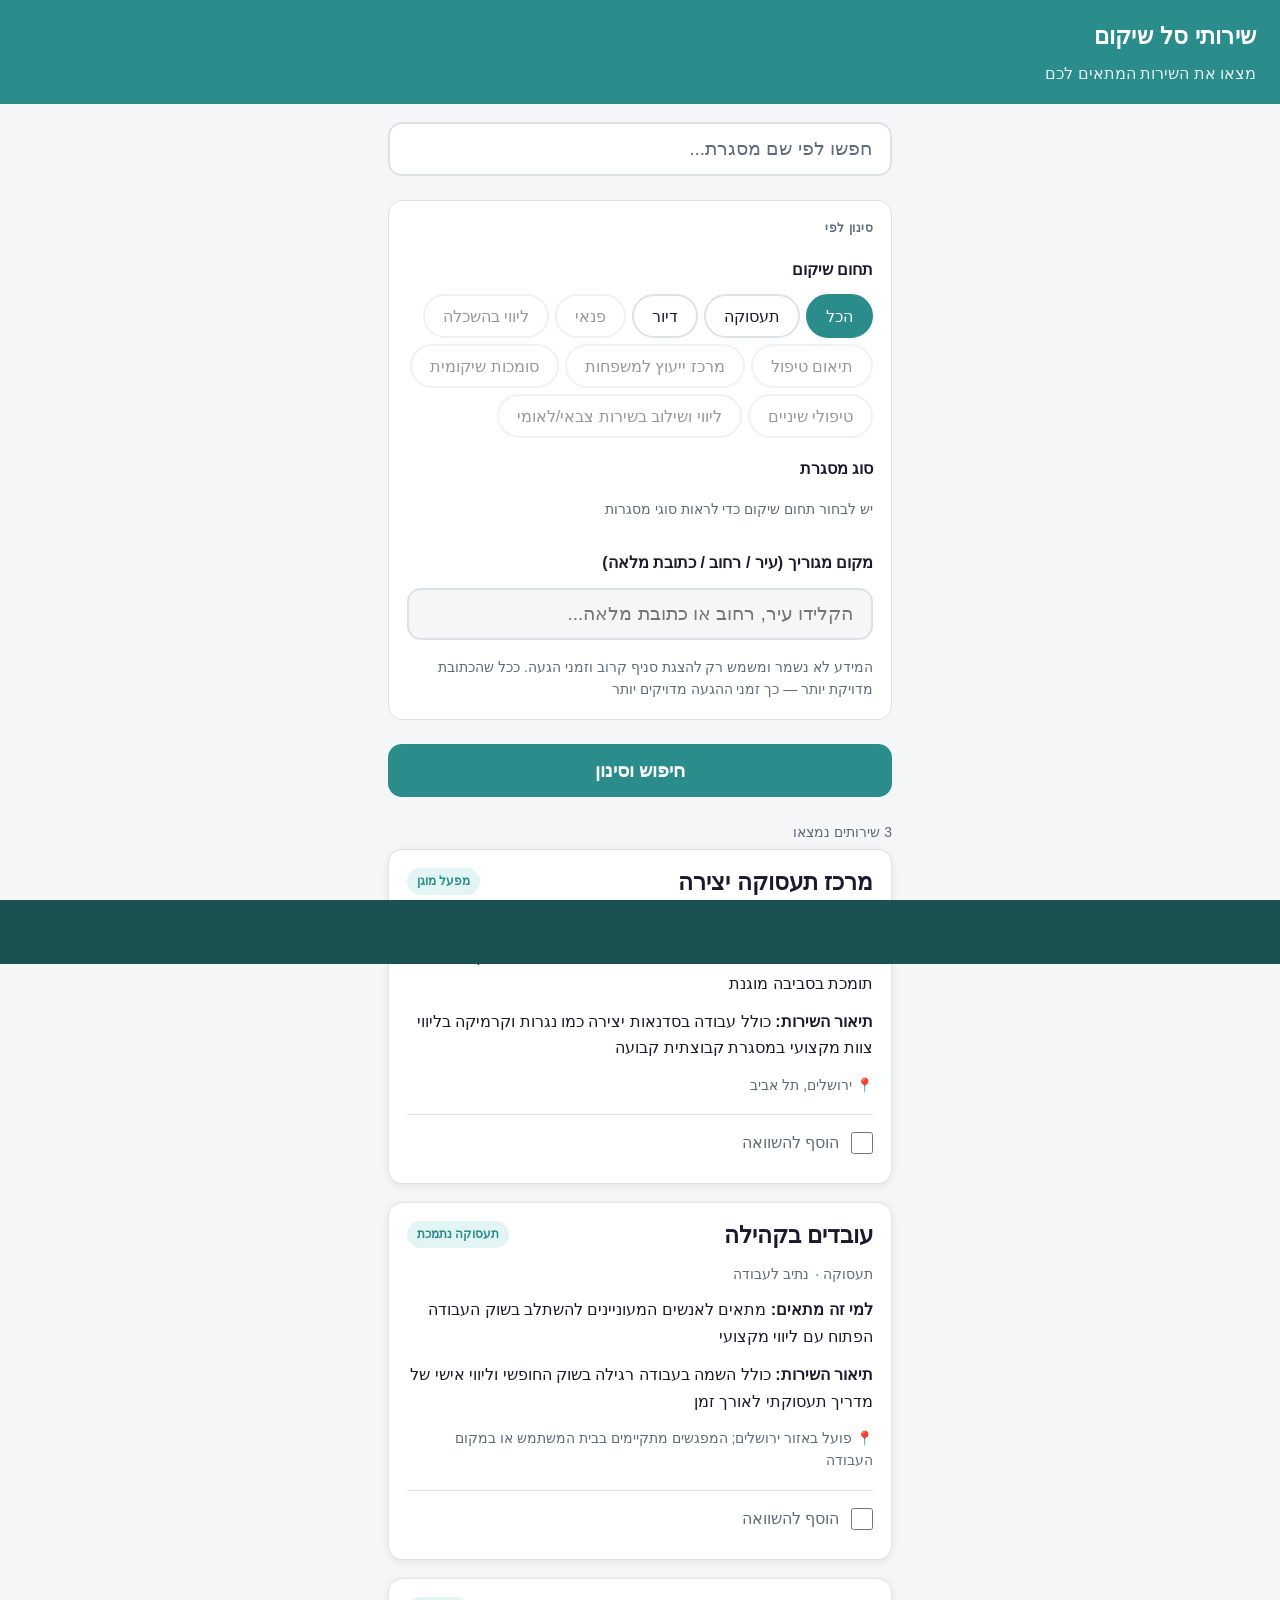
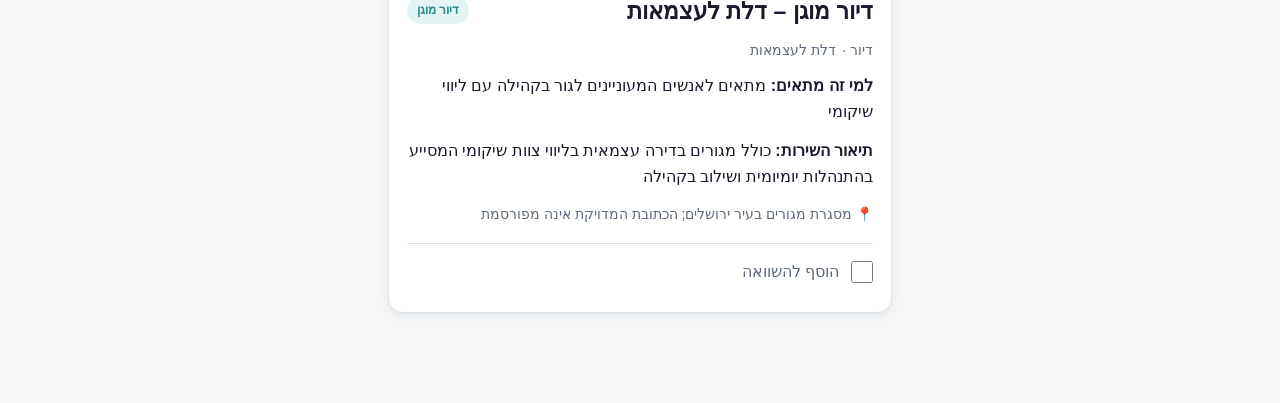
<file: index.html>
<!DOCTYPE html>
<html lang="he" dir="rtl">
<head>
  <meta charset="UTF-8" />
  <meta name="viewport" content="width=device-width, initial-scale=1.0" />
  <title>שירותי סל שיקום</title>
  <link rel="stylesheet" href="css/style.css" />
</head>
<body>

  <!-- כותרת עליונה -->
  <header class="site-header">
    <h1>שירותי סל שיקום</h1>
    <p class="subtitle">מצאו את השירות המתאים לכם</p>
  </header>

  <main>

    <!-- חיפוש -->
    <section class="search-section">
      <label for="search-input" class="visually-hidden">חיפוש שירות</label>
      <input
        type="search"
        id="search-input"
        class="search-input"
        placeholder="חפשו לפי שם מסגרת..."
        autocomplete="off"
      />
    </section>

    <!-- פילטרים -->
    <section class="filters-section" aria-label="סינון שירותים">
      <h2 class="filters-title">סינון לפי</h2>

      <!-- שלב 1: תחום שיקום -->
      <div class="filter-group">
        <p class="filter-label">תחום שיקום</p>
        <div class="filter-chips" id="category-chips">
          <button class="chip chip--active" data-value="all">הכל</button>
          <button class="chip" data-value="תעסוקה">תעסוקה</button>
          <button class="chip" data-value="דיור">דיור</button>
          <button class="chip" data-value="פנאי">פנאי</button>
          <button class="chip" data-value="ליווי בהשכלה">ליווי בהשכלה</button>
          <button class="chip" data-value="תיאום טיפול">תיאום טיפול</button>
          <button class="chip" data-value="מרכז ייעוץ למשפחות">מרכז ייעוץ למשפחות</button>
          <button class="chip" data-value="סומכות שיקומית">סומכות שיקומית</button>
          <button class="chip" data-value="טיפולי שיניים">טיפולי שיניים</button>
          <button class="chip" data-value="ליווי ושילוב בשירות צבאי/לאומי">ליווי ושילוב בשירות צבאי/לאומי</button>
        </div>
      </div>

      <!-- שלב 2: סוג מסגרת -->
      <div class="filter-group" id="framework-filter-group">
        <p class="filter-label">סוג מסגרת</p>
        <p class="filter-helper-text" id="fw-type-placeholder">יש לבחור תחום שיקום כדי לראות סוגי מסגרות</p>
        <div class="filter-chips" id="framework-chips" hidden>
          <!-- מוכנס על ידי main.js בהתאם לקטגוריה שנבחרה -->
        </div>
      </div>

      <!-- מיקום המשתמש -->
      <div class="filter-group">
        <label for="location-input" class="filter-label">מקום מגוריך (עיר / רחוב / כתובת מלאה)</label>
        <div class="location-wrapper">
          <input
            type="text"
            id="location-input"
            class="location-input"
            placeholder="הקלידו עיר, רחוב או כתובת מלאה..."
            autocomplete="off"
            aria-autocomplete="list"
            aria-controls="location-suggestions"
            aria-expanded="false"
          />
          <ul
            id="location-suggestions"
            class="autocomplete-list"
            role="listbox"
            aria-label="הצעות מיקום"
          >
            <!-- פריטים יוצגו כאן על ידי main.js -->
          </ul>
        </div>
        <p class="filter-helper-text">המידע לא נשמר ומשמש רק להצגת סניף קרוב וזמני הגעה. ככל שהכתובת מדויקת יותר — כך זמני ההגעה מדויקים יותר</p>
      </div>

    </section>

    <!-- כפתור חיפוש וסינון – מחוץ לשני הסעיפים, מתחתם -->
    <button class="filter-submit-btn" id="filter-submit-btn">חיפוש וסינון</button>

    <!-- כרטיסי שירות -->
    <section class="results-section" aria-label="תוצאות חיפוש">
      <p class="results-count" id="results-count"></p>

      <div class="cards-container" id="cards-container">
        <!-- כרטיסים יוצגו כאן על ידי main.js -->
      </div>
    </section>

  </main>

  <!-- סרגל השוואה (קבוע בתחתית) -->
  <div class="compare-bar" id="compare-bar" role="region" aria-label="השוואת שירותים" aria-live="polite">
    <!-- יאוכלס על ידי main.js כשיבחרו פריטים -->
  </div>

  <script src="js/main.js"></script>
</body>
</html>
</file>
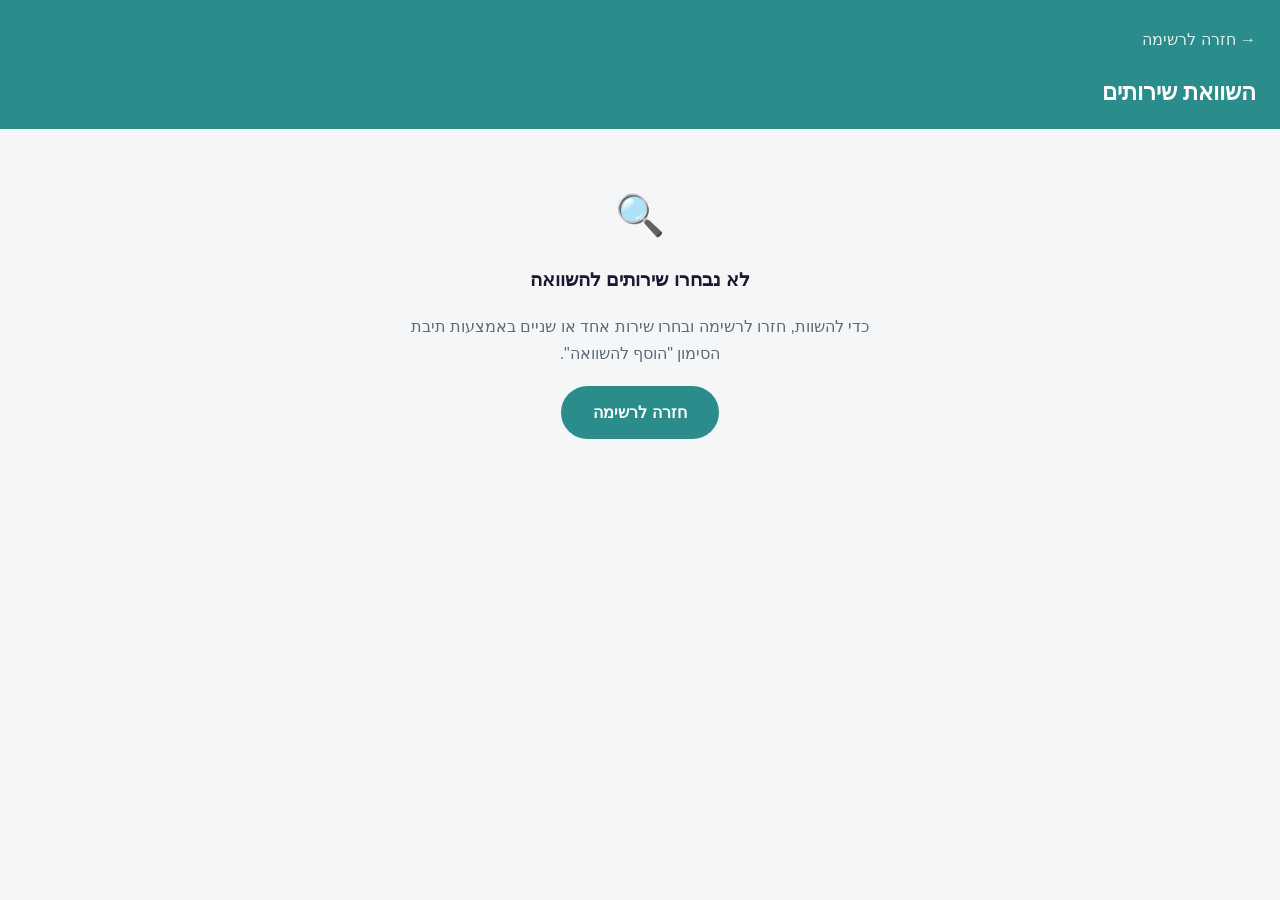
<file: compare.html>
<!DOCTYPE html>
<html lang="he" dir="rtl">
<head>
  <meta charset="UTF-8" />
  <meta name="viewport" content="width=device-width, initial-scale=1.0" />
  <title>השוואת שירותי סל שיקום</title>
  <link rel="stylesheet" href="css/style.css" />
  <link rel="stylesheet" href="css/compare.css" />
</head>
<body>

  <!-- כותרת עליונה -->
  <header class="compare-header">
    <a href="index.html" class="back-link" aria-label="חזרה לרשימה">
      &#8594; חזרה לרשימה
    </a>
    <h1 class="compare-header__title">השוואת שירותים</h1>
  </header>

  <main class="compare-main" id="compare-main">
    <!-- יוכנס על ידי compare.js -->
  </main>

  <script src="js/main.js"></script>
  <script src="js/compare.js"></script>
</body>
</html>
</file>
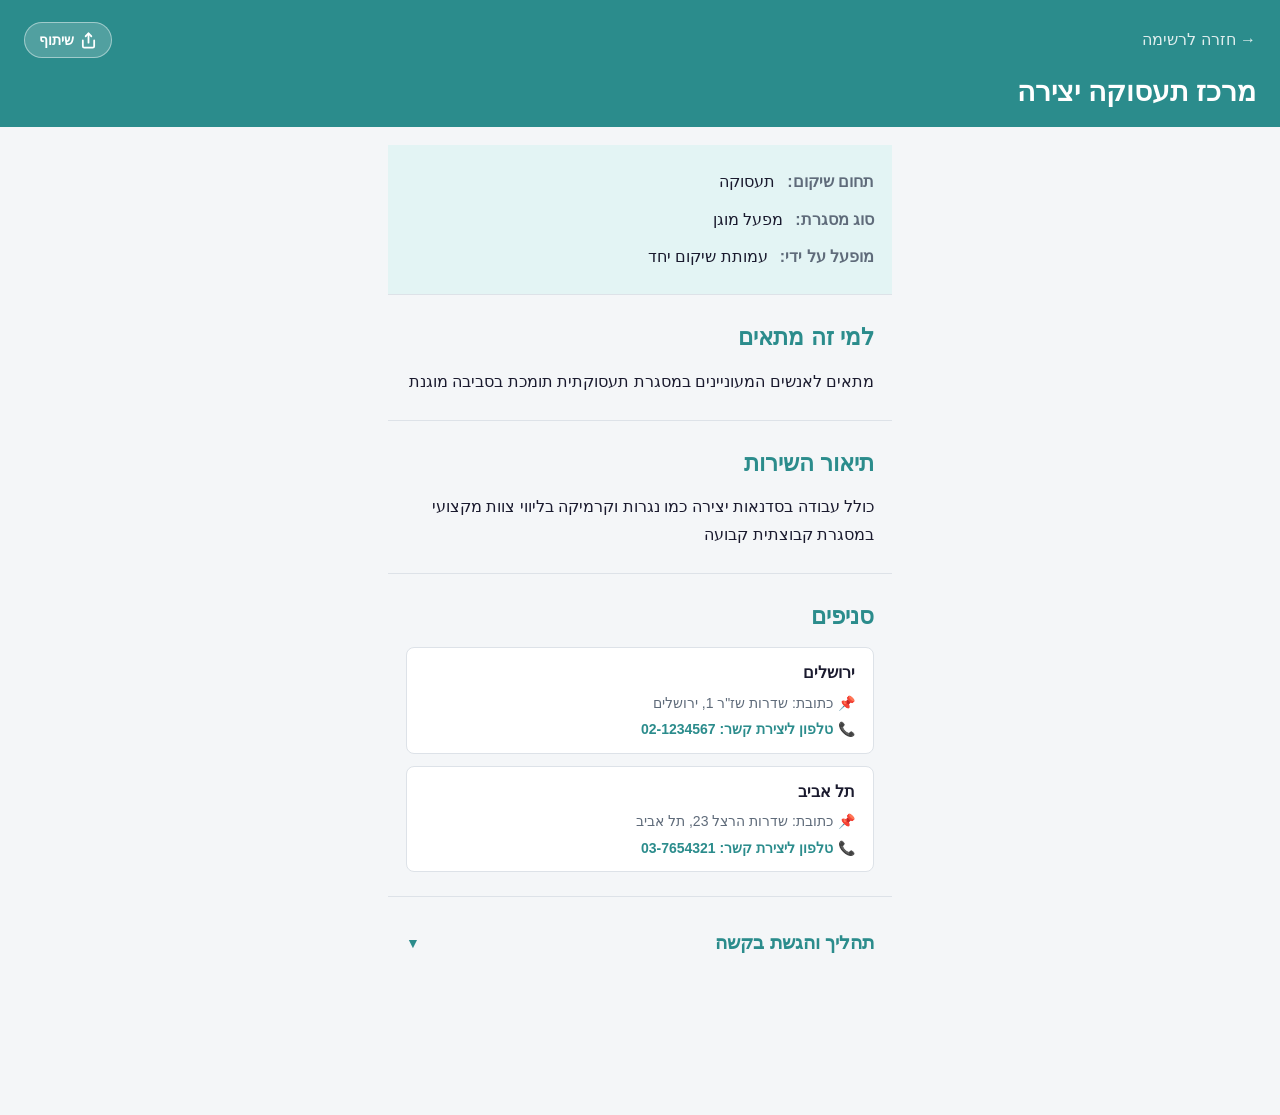
<file: framework.html>
<!DOCTYPE html>
<html lang="he" dir="rtl">
<head>
  <meta charset="UTF-8" />
  <meta name="viewport" content="width=device-width, initial-scale=1.0" />
  <title>פרטי מסגרת</title>
  <link rel="stylesheet" href="css/style.css" />
  <link rel="stylesheet" href="css/framework.css" />
</head>
<body>

  <!-- כותרת עליונה עם חזרה + שיתוף -->
  <header class="detail-header">
    <div class="detail-header__top">
      <a href="index.html" class="back-link" aria-label="חזרה לרשימה">
        &#8594; חזרה לרשימה
      </a>
      <button class="share-btn-small" id="share-btn" aria-label="שיתוף">
        <svg xmlns="http://www.w3.org/2000/svg" width="17" height="17" viewBox="0 0 24 24" fill="none" stroke="currentColor" stroke-width="2.5" stroke-linecap="round" stroke-linejoin="round" aria-hidden="true">
          <path d="M4 12v8a2 2 0 0 0 2 2h12a2 2 0 0 0 2-2v-8"/>
          <polyline points="16 6 12 2 8 6"/>
          <line x1="12" y1="2" x2="12" y2="15"/>
        </svg>
        <span>שיתוף</span>
      </button>
    </div>
    <h1 class="detail-header__title" id="fw-name">טוען...</h1>
  </header>

  <main class="detail-main" id="fw-content">

    <!-- 1. פרטי מסגרת -->
    <section class="detail-section detail-top">
      <dl class="detail-meta-list">
        <div class="detail-meta-row">
          <dt>תחום שיקום</dt>
          <dd id="fw-category">—</dd>
        </div>
        <div class="detail-meta-row">
          <dt>סוג מסגרת</dt>
          <dd id="fw-type">—</dd>
        </div>
        <div class="detail-meta-row">
          <dt>מופעל על ידי</dt>
          <dd id="fw-provider">—</dd>
        </div>
      </dl>
    </section>

    <!-- 2. למי זה מתאים -->
    <section class="detail-section">
      <h2 class="detail-section__title">למי זה מתאים</h2>
      <p class="detail-section__text" id="fw-short-description">—</p>
    </section>

    <!-- 3. תיאור השירות -->
    <section class="detail-section">
      <h2 class="detail-section__title">תיאור השירות</h2>
      <p class="detail-section__text" id="fw-service-summary">—</p>
    </section>

    <!-- 4. סניפים -->
    <section class="detail-section">
      <h2 class="detail-section__title">סניפים</h2>
      <ul class="branches-list" id="fw-branches">
        <!-- יוכנס על ידי framework.js -->
      </ul>
    </section>

    <!-- 5. תהליך והגשת בקשה (expandable) -->
    <section class="detail-section">
      <button
        class="expandable-toggle"
        id="process-toggle"
        aria-expanded="false"
        aria-controls="process-content"
      >
        <span>תהליך והגשת בקשה</span>
        <span class="expandable-toggle__icon" aria-hidden="true">&#9660;</span>
      </button>
      <div class="expandable-content" id="process-content" hidden>
        <p class="detail-section__text" id="fw-process-info">—</p>
        <p class="detail-service-code">
          <span class="detail-service-code__label">קוד שירות:</span>
          <span id="fw-service-code">—</span>
        </p>
      </div>
    </section>

  </main>

  <script src="js/main.js"></script>
  <script src="js/framework.js"></script>
</body>
</html>
</file>
<file: css/style.css>
/* ============================================================
   GLOBAL RESET & BASE
   ============================================================ */

*, *::before, *::after {
  box-sizing: border-box;
  margin: 0;
  padding: 0;
}

:root {
  /* Colors */
  --color-bg:          #f4f6f8;
  --color-surface:     #ffffff;
  --color-border:      #dde2e8;
  --color-primary:       #2b8c8c;
  --color-primary-light: #e3f4f4;
  --color-text:          #1a1a2e;
  --color-text-muted:    #5f6b7a;
  --color-compare-bar:   #1a5050;
  --color-chip-active-text: #ffffff;

  /* Spacing */
  --space-xs:  6px;
  --space-sm:  12px;
  --space-md:  18px;
  --space-lg:  24px;
  --space-xl:  36px;

  /* Typography */
  --font-body: 'Segoe UI', Arial, sans-serif;
  --size-sm:   14px;
  --size-md:   16px;
  --size-lg:   19px;
  --size-xl:   23px;
  --size-2xl:  28px;

  /* Radius */
  --radius-sm:  8px;
  --radius-md: 14px;
  --radius-pill: 999px;

  /* Shadow */
  --shadow-card: 0 2px 10px rgba(0,0,0,0.07);
}

html {
  font-size: var(--size-md);
  -webkit-text-size-adjust: 100%;
}

body {
  font-family: var(--font-body);
  background-color: var(--color-bg);
  color: var(--color-text);
  direction: rtl;
  text-align: right;
  line-height: 1.6;
  min-height: 100dvh;
  /* bottom padding so content is not hidden behind the compare bar */
  padding-bottom: 90px;
}


/* ============================================================
   HEADER
   ============================================================ */

.site-header {
  background-color: var(--color-primary);
  color: #ffffff;
  padding: var(--space-md) var(--space-lg);
}

.site-header h1 {
  font-size: var(--size-xl);
  font-weight: 700;
  letter-spacing: 0.01em;
}

.site-header .subtitle {
  font-size: var(--size-md);
  opacity: 0.88;
  margin-top: var(--space-xs);
}


/* ============================================================
   MAIN LAYOUT
   ============================================================ */

main {
  display: flex;
  flex-direction: column;
  gap: var(--space-lg);
  padding: var(--space-md) var(--space-md) 0;
  max-width: 540px;
  margin: 0 auto;
}


/* ============================================================
   SEARCH
   ============================================================ */

.search-section {
  position: relative;
}

.search-input {
  width: 100%;
  padding: 14px var(--space-md);
  font-size: var(--size-lg);
  font-family: var(--font-body);
  direction: rtl;
  text-align: right;
  border: 2px solid var(--color-border);
  border-radius: var(--radius-md);
  background-color: var(--color-surface);
  color: var(--color-text);
  appearance: none;
  -webkit-appearance: none;
  outline: none;
  transition: border-color 0.2s;
}

.search-input:focus {
  border-color: var(--color-primary);
}

.search-input::placeholder {
  color: var(--color-text-muted);
}


/* ============================================================
   FILTERS
   ============================================================ */

.filters-section {
  background-color: var(--color-surface);
  border: 1px solid var(--color-border);
  border-radius: var(--radius-md);
  padding: var(--space-md);
  display: flex;
  flex-direction: column;
  gap: var(--space-md);
}

.filters-title {
  font-size: 12px;
  font-weight: 700;
  color: var(--color-text-muted);
  text-transform: uppercase;
  letter-spacing: 0.04em;
}

.filter-group {
  display: flex;
  flex-direction: column;
  gap: var(--space-sm);
}

.filter-label {
  font-size: var(--size-md);
  font-weight: 600;
  color: var(--color-text);
}

/* Chips */
.filter-chips {
  display: flex;
  flex-wrap: wrap;
  gap: var(--space-xs);
}

.chip {
  display: inline-flex;
  align-items: center;
  justify-content: center;
  padding: 10px 18px;
  font-size: var(--size-md);
  font-family: var(--font-body);
  font-weight: 500;
  border: 2px solid var(--color-border);
  border-radius: var(--radius-pill);
  background-color: var(--color-surface);
  color: var(--color-text);
  cursor: pointer;
  min-height: 44px; /* tap target */
  transition: background-color 0.15s, border-color 0.15s, color 0.15s;
  -webkit-tap-highlight-color: transparent;
  user-select: none;
}

.chip--active {
  background-color: var(--color-primary);
  border-color: var(--color-primary);
  color: var(--color-chip-active-text);
}

/* chip--hint: visually softer, but still fully clickable */
.chip--hint {
  opacity: 0.45;
}


/* Filter submit button */
.filter-submit-btn {
  width: 100%;
  padding: 15px var(--space-md);
  font-size: var(--size-lg);
  font-family: var(--font-body);
  font-weight: 700;
  background-color: var(--color-primary);
  color: #ffffff;
  border: none;
  border-radius: var(--radius-md);
  cursor: pointer;
  min-height: 52px;
  -webkit-tap-highlight-color: transparent;
  transition: opacity 0.15s;
}

.filter-submit-btn:active {
  opacity: 0.85;
}


/* Helper text below filter inputs */
.filter-helper-text {
  font-size: var(--size-sm);
  color: var(--color-text-muted);
  margin-top: 4px;
}

/* Framework type group label (shown when multiple categories selected) */
.fw-group-label {
  width: 100%;
  font-size: 11px;
  font-weight: 700;
  color: var(--color-text-muted);
  text-transform: uppercase;
  letter-spacing: 0.04em;
  margin-top: var(--space-sm);
  padding-top: var(--space-sm);
  border-top: 1px solid var(--color-border);
}


/* Location autocomplete */
.location-wrapper {
  position: relative;
}

.location-input {
  width: 100%;
  padding: 13px var(--space-md);
  font-size: var(--size-lg);
  font-family: var(--font-body);
  direction: rtl;
  text-align: right;
  border: 2px solid var(--color-border);
  border-radius: var(--radius-md);
  background-color: var(--color-bg);
  color: var(--color-text);
  outline: none;
  transition: border-color 0.2s;
  min-height: 44px;
}

.location-input:focus {
  border-color: var(--color-primary);
  background-color: var(--color-surface);
}

.autocomplete-list {
  position: absolute;
  top: calc(100% + 4px);
  right: 0;
  left: 0;
  background-color: var(--color-surface);
  border: 1px solid var(--color-border);
  border-radius: var(--radius-md);
  box-shadow: var(--shadow-card);
  z-index: 100;
  overflow: hidden;
  display: none; /* shown by JS */
}

.autocomplete-list.is-open {
  display: block;
}

.autocomplete-item {
  padding: 14px var(--space-md);
  font-size: var(--size-lg);
  cursor: pointer;
  border-bottom: 1px solid var(--color-border);
  -webkit-tap-highlight-color: transparent;
}

.autocomplete-item:last-child {
  border-bottom: none;
}

.autocomplete-item.is-highlighted,
.autocomplete-item:active {
  background-color: var(--color-primary-light);
  color: var(--color-primary);
}


/* ============================================================
   RESULTS COUNT
   ============================================================ */

.results-count {
  font-size: var(--size-sm);
  color: var(--color-text-muted);
  padding-bottom: var(--space-xs);
}


/* ============================================================
   SERVICE CARDS
   ============================================================ */

.cards-container {
  display: flex;
  flex-direction: column;
  gap: var(--space-md);
}

.card {
  background-color: var(--color-surface);
  border: 1px solid var(--color-border);
  border-radius: var(--radius-md);
  box-shadow: var(--shadow-card);
  padding: var(--space-md);
  display: flex;
  flex-direction: column;
  gap: var(--space-sm);
}

.card__header {
  display: flex;
  align-items: flex-start;
  justify-content: space-between;
  gap: var(--space-sm);
}

.card__title {
  font-size: var(--size-xl);
  font-weight: 700;
  color: var(--color-text);
  flex: 1;
  line-height: 1.3;
}

.card__badge {
  font-size: 12px;
  font-weight: 600;
  padding: 4px 10px;
  border-radius: var(--radius-pill);
  background-color: var(--color-primary-light);
  color: var(--color-primary);
  white-space: nowrap;
  flex-shrink: 0;
}

.card__meta {
  font-size: var(--size-sm);
  color: var(--color-text-muted);
  display: flex;
  flex-wrap: wrap;
  gap: var(--space-xs);
}

.card__meta-item::after {
  content: ' · ';
}

.card__meta-item:last-child::after {
  content: '';
}

.card__description {
  font-size: var(--size-md);
  color: var(--color-text);
  line-height: 1.65;
}

.card__transport {
  font-size: var(--size-sm);
  color: var(--color-text-muted);
}

.card__branch {
  font-size: var(--size-sm);
  color: var(--color-text-muted);
}

/* Compare checkbox row */
.card__compare-row {
  display: flex;
  align-items: center;
  gap: var(--space-sm);
  padding-top: var(--space-xs);
  border-top: 1px solid var(--color-border);
  margin-top: var(--space-xs);
}

.card__compare-row label {
  font-size: var(--size-md);
  color: var(--color-text-muted);
  cursor: pointer;
  display: flex;
  align-items: center;
  gap: var(--space-sm);
  min-height: 44px; /* tap target */
  width: 100%;
}

.card__compare-row input[type="checkbox"] {
  width: 22px;
  height: 22px;
  accent-color: var(--color-primary);
  cursor: pointer;
  flex-shrink: 0;
}


/* ============================================================
   COMPARE BAR (fixed bottom)
   ============================================================ */

.compare-bar {
  position: fixed;
  bottom: 0;
  right: 0;
  left: 0;
  background-color: var(--color-compare-bar);
  color: #ffffff;
  padding: var(--space-sm) var(--space-lg);
  display: flex;
  align-items: center;
  justify-content: space-between;
  gap: var(--space-sm);
  min-height: 64px;
  z-index: 200;
  /* hidden until items are selected */
  transform: translateY(100%);
  transition: transform 0.25s ease;
}

.compare-bar.is-visible {
  transform: translateY(0);
}

.compare-bar__label {
  font-size: var(--size-md);
  font-weight: 600;
}

.compare-bar__btn {
  padding: 12px 22px;
  font-size: var(--size-md);
  font-family: var(--font-body);
  font-weight: 700;
  background-color: #ffffff;
  color: var(--color-compare-bar);
  border: none;
  border-radius: var(--radius-pill);
  cursor: pointer;
  min-height: 44px;
  white-space: nowrap;
  -webkit-tap-highlight-color: transparent;
}


/* ============================================================
   EMPTY STATE
   ============================================================ */

.empty-state {
  text-align: center;
  padding: var(--space-xl) var(--space-md);
  display: flex;
  flex-direction: column;
  gap: var(--space-sm);
}

.empty-state__title {
  font-size: var(--size-lg);
  font-weight: 600;
  color: var(--color-text);
  line-height: 1.5;
}

.empty-state__hint {
  font-size: var(--size-md);
  color: var(--color-text-muted);
}


/* ============================================================
   ACCESSIBILITY
   ============================================================ */

.visually-hidden {
  position: absolute;
  width: 1px;
  height: 1px;
  overflow: hidden;
  clip: rect(0,0,0,0);
  white-space: nowrap;
}
</file>
<file: css/compare.css>
/* ============================================================
   COMPARE PAGE – compare.css
   Builds on style.css variables.
   Layout: one topic at a time, both frameworks per topic.
   ============================================================ */


/* ---- Header (reuse from framework.css pattern) ---- */

.compare-header {
  background-color: var(--color-primary);
  color: #ffffff;
  padding: var(--space-md) var(--space-lg);
  display: flex;
  flex-direction: column;
  gap: var(--space-sm);
}

.compare-header .back-link {
  color: rgba(255, 255, 255, 0.85);
  text-decoration: none;
  font-size: var(--size-md);
  display: flex;
  align-items: center;
  gap: var(--space-xs);
  min-height: 44px;
  width: fit-content;
}

.compare-header .back-link:active {
  opacity: 0.7;
}

.compare-header__title {
  font-size: var(--size-xl);
  font-weight: 700;
}


/* ---- Main container ---- */

.compare-main {
  max-width: 540px;
  margin: 0 auto;
  padding: var(--space-md) var(--space-md) var(--space-xl);
  display: flex;
  flex-direction: column;
  gap: var(--space-md);
}


/* ---- Framework name badges at the top ---- */

.compare-names {
  display: flex;
  flex-direction: column;
  gap: var(--space-md);
  padding-bottom: var(--space-md);
  border-bottom: 2px solid var(--color-border);
}

.compare-name-badge {
  display: flex;
  align-items: center;
  gap: var(--space-sm);
  font-size: var(--size-lg);
  font-weight: 700;
  color: var(--color-text);
}

.compare-name-badge__dot {
  width: 14px;
  height: 14px;
  border-radius: 50%;
  flex-shrink: 0;
}

/* Color A = primary teal, Color B = slate blue (contrast) */
.fw-a .compare-name-badge__dot { background-color: var(--color-primary); }
.fw-b .compare-name-badge__dot { background-color: #3a6080; }


/* ---- Topic block (one per compared field) ---- */

.compare-topic {
  display: flex;
  flex-direction: column;
  gap: var(--space-sm);
  padding-bottom: var(--space-md);
  border-bottom: 1px solid var(--color-border);
}

.compare-topic:last-child {
  border-bottom: none;
}

.compare-topic__title {
  font-size: 12px;
  font-weight: 700;
  color: var(--color-text-muted);
  text-transform: uppercase;
  letter-spacing: 0.04em;
}

/* Each framework's answer within the topic */
.compare-entry {
  display: flex;
  flex-direction: column;
  gap: 4px;
  padding: var(--space-sm) var(--space-md);
  border-radius: var(--radius-sm);
  border-right: 4px solid transparent;
}

.compare-entry.fw-a {
  background-color: var(--color-primary-light);
  border-right-color: var(--color-primary);
}

.compare-entry.fw-b {
  background-color: #e4edf4;
  border-right-color: #3a6080;
}

.compare-entry__label {
  font-size: var(--size-sm);
  font-weight: 700;
}

.fw-a .compare-entry__label { color: var(--color-primary); }
.fw-b .compare-entry__label { color: #3a6080; }

.compare-entry__text {
  font-size: var(--size-md);
  color: var(--color-text);
  line-height: 1.7;
}


/* ---- Not-enough-selected state ---- */

.compare-empty {
  text-align: center;
  padding: var(--space-xl) var(--space-md);
  display: flex;
  flex-direction: column;
  gap: var(--space-md);
  align-items: center;
}

.compare-empty__icon {
  font-size: 40px;
}

.compare-empty__title {
  font-size: var(--size-lg);
  font-weight: 700;
  color: var(--color-text);
}

.compare-empty__text {
  font-size: var(--size-md);
  color: var(--color-text-muted);
  line-height: 1.7;
}

.compare-empty__link {
  display: inline-block;
  padding: 14px 32px;
  background-color: var(--color-primary);
  color: #ffffff;
  text-decoration: none;
  border-radius: var(--radius-pill);
  font-size: var(--size-md);
  font-weight: 700;
  min-height: 44px;
}
</file>
<file: css/framework.css>
/* ============================================================
   FRAMEWORK DETAIL PAGE – framework.css
   Builds on top of style.css variables and resets.
   ============================================================ */


/* ---- Header ---- */

.detail-header {
  background-color: var(--color-primary);
  color: #ffffff;
  padding: var(--space-md) var(--space-lg);
  display: flex;
  flex-direction: column;
  gap: var(--space-sm);
}

.detail-header__top {
  display: flex;
  align-items: center;
  justify-content: space-between;
  gap: var(--space-sm);
}

/* Small share button – subtle, in the header */
.share-btn-small {
  background-color: rgba(255, 255, 255, 0.18);
  color: #ffffff;
  border: 1px solid rgba(255, 255, 255, 0.45);
  border-radius: var(--radius-pill);
  padding: 6px 14px;
  font-size: var(--size-sm);
  font-family: var(--font-body);
  font-weight: 600;
  cursor: pointer;
  min-height: 36px;
  white-space: nowrap;
  -webkit-tap-highlight-color: transparent;
  flex-shrink: 0;
  display: inline-flex;
  align-items: center;
  gap: 6px;
}

.share-btn-small:active {
  opacity: 0.7;
}

.back-link {
  color: rgba(255, 255, 255, 0.85);
  text-decoration: none;
  font-size: var(--size-md);
  display: flex;
  align-items: center;
  gap: var(--space-xs);
  min-height: 44px;
  width: fit-content;
}

.back-link:active {
  opacity: 0.7;
}

.detail-header__title {
  font-size: var(--size-2xl);
  font-weight: 700;
  line-height: 1.25;
}


/* ---- Main layout ---- */

.detail-main {
  display: flex;
  flex-direction: column;
  gap: 0;
  max-width: 540px;
  margin: 0 auto;
  padding-bottom: var(--space-xl);
}


/* ---- Sections ---- */

.detail-section {
  padding: var(--space-lg) var(--space-md);
  border-bottom: 1px solid var(--color-border);
}

.detail-section:last-child {
  border-bottom: none;
}

.detail-section__title {
  font-size: var(--size-xl);
  font-weight: 700;
  color: var(--color-primary);
  margin-bottom: var(--space-sm);
}

.detail-section__text {
  font-size: var(--size-md);
  color: var(--color-text);
  line-height: 1.75;
}


/* ---- Top meta (definition list) ---- */

.detail-top {
  background-color: var(--color-primary-light);
}

.detail-meta-list {
  display: flex;
  flex-direction: column;
  gap: var(--space-sm);
}

.detail-meta-row {
  display: flex;
  gap: var(--space-sm);
  font-size: var(--size-md);
  flex-wrap: wrap;
}

.detail-meta-row dt {
  font-weight: 700;
  color: var(--color-text-muted);
  flex-shrink: 0;
}

.detail-meta-row dt::after {
  content: ':';
}

.detail-meta-row dd {
  color: var(--color-text);
  font-weight: 500;
}


/* ---- Transport & branch ---- */

.detail-transport {
  font-size: var(--size-md);
  color: var(--color-text);
  margin-bottom: var(--space-xs);
}

.detail-branch {
  font-size: var(--size-md);
  color: var(--color-text-muted);
}


/* ---- Branches list ---- */

.branches-list {
  list-style: none;
  display: flex;
  flex-direction: column;
  gap: var(--space-sm);
}

.branch-item {
  padding: var(--space-sm) var(--space-md);
  border: 1px solid var(--color-border);
  border-radius: var(--radius-sm);
  background-color: var(--color-surface);
  font-size: var(--size-md);
  line-height: 1.6;
}

.branch-item--recommended {
  border-color: var(--color-primary);
  background-color: var(--color-primary-light);
}

.branch-item__name {
  font-weight: 700;
  display: block;
}

.branch-item__travel {
  color: var(--color-text-muted);
  display: block;
}

.branch-item__note {
  color: var(--color-primary);
  font-weight: 400;
  font-size: var(--size-sm);
  display: inline;
}

.branch-item__details {
  display: flex;
  flex-direction: column;
  gap: 4px;
  margin-top: var(--space-xs);
}

.branch-item__address {
  color: var(--color-text-muted);
  font-size: var(--size-sm);
  display: flex;
  align-items: center;
  gap: 5px;
}

.branch-item__phone {
  color: var(--color-primary);
  font-size: var(--size-sm);
  font-weight: 600;
  display: flex;
  align-items: center;
  gap: 5px;
  text-decoration: none;
}

.branch-item__phone:active {
  opacity: 0.7;
}

.branch-transport {
  margin-top: var(--space-sm);
  padding-top: var(--space-sm);
  border-top: 1px dashed var(--color-border);
  display: flex;
  flex-direction: column;
  gap: var(--space-sm);
}

.branch-transport__title {
  font-size: var(--size-sm);
  font-weight: 700;
  color: var(--color-text);
}

.transport-group {
  display: flex;
  flex-direction: column;
  gap: 4px;
}

.transport-subtitle {
  font-size: var(--size-sm);
  font-weight: 700;
  color: var(--color-text);
}

.transport-line {
  font-size: var(--size-sm);
  color: var(--color-text-muted);
}

.transport-badge {
  display: inline-flex;
  align-items: center;
  gap: 4px;
  padding: 2px 8px;
  border-radius: var(--radius-pill);
  font-size: 12px;
  font-weight: 600;
  background-color: #f1f3f4;
  color: var(--color-text-muted);
}

.transport-badge--direct {
  background-color: #e6f4ea;
  color: #2d7d46;
}

.transport-badge--transfer {
  background-color: #f1f3f4;
  color: var(--color-text-muted);
}

.transport-link {
  font-size: var(--size-sm);
  font-weight: 600;
  color: var(--color-primary);
  text-decoration: none;
  display: block;
  margin-top: 2px;
}

.transport-link:active {
  opacity: 0.7;
}


/* ---- Expandable process section ---- */

.expandable-toggle {
  width: 100%;
  display: flex;
  align-items: center;
  justify-content: space-between;
  background: none;
  border: none;
  padding: 0;
  font-size: var(--size-lg);
  font-family: var(--font-body);
  font-weight: 700;
  color: var(--color-primary);
  cursor: pointer;
  text-align: right;
  min-height: 44px;
  -webkit-tap-highlight-color: transparent;
}

.expandable-toggle__icon {
  font-size: 14px;
  transition: transform 0.2s;
  flex-shrink: 0;
}

.expandable-toggle[aria-expanded="true"] .expandable-toggle__icon {
  transform: rotate(180deg);
}

.expandable-content {
  display: flex;
  flex-direction: column;
  gap: var(--space-md);
  padding-top: var(--space-md);
}

/* hidden attribute override for smooth show */
.expandable-content[hidden] {
  display: none;
}

.detail-service-code {
  font-size: var(--size-md);
  color: var(--color-text-muted);
  display: flex;
  gap: var(--space-xs);
  flex-wrap: wrap;
}

.detail-service-code__label {
  font-weight: 700;
  color: var(--color-text);
}


/* ---- Share section ---- */

.detail-share {
  display: flex;
  justify-content: center;
  border-bottom: none;
}

.share-btn {
  padding: 14px 40px;
  font-size: var(--size-lg);
  font-family: var(--font-body);
  font-weight: 700;
  background-color: var(--color-primary);
  color: #ffffff;
  border: none;
  border-radius: var(--radius-pill);
  cursor: pointer;
  min-height: 52px;
  width: 100%;
  -webkit-tap-highlight-color: transparent;
}

.share-btn:active {
  opacity: 0.85;
}
</file>
